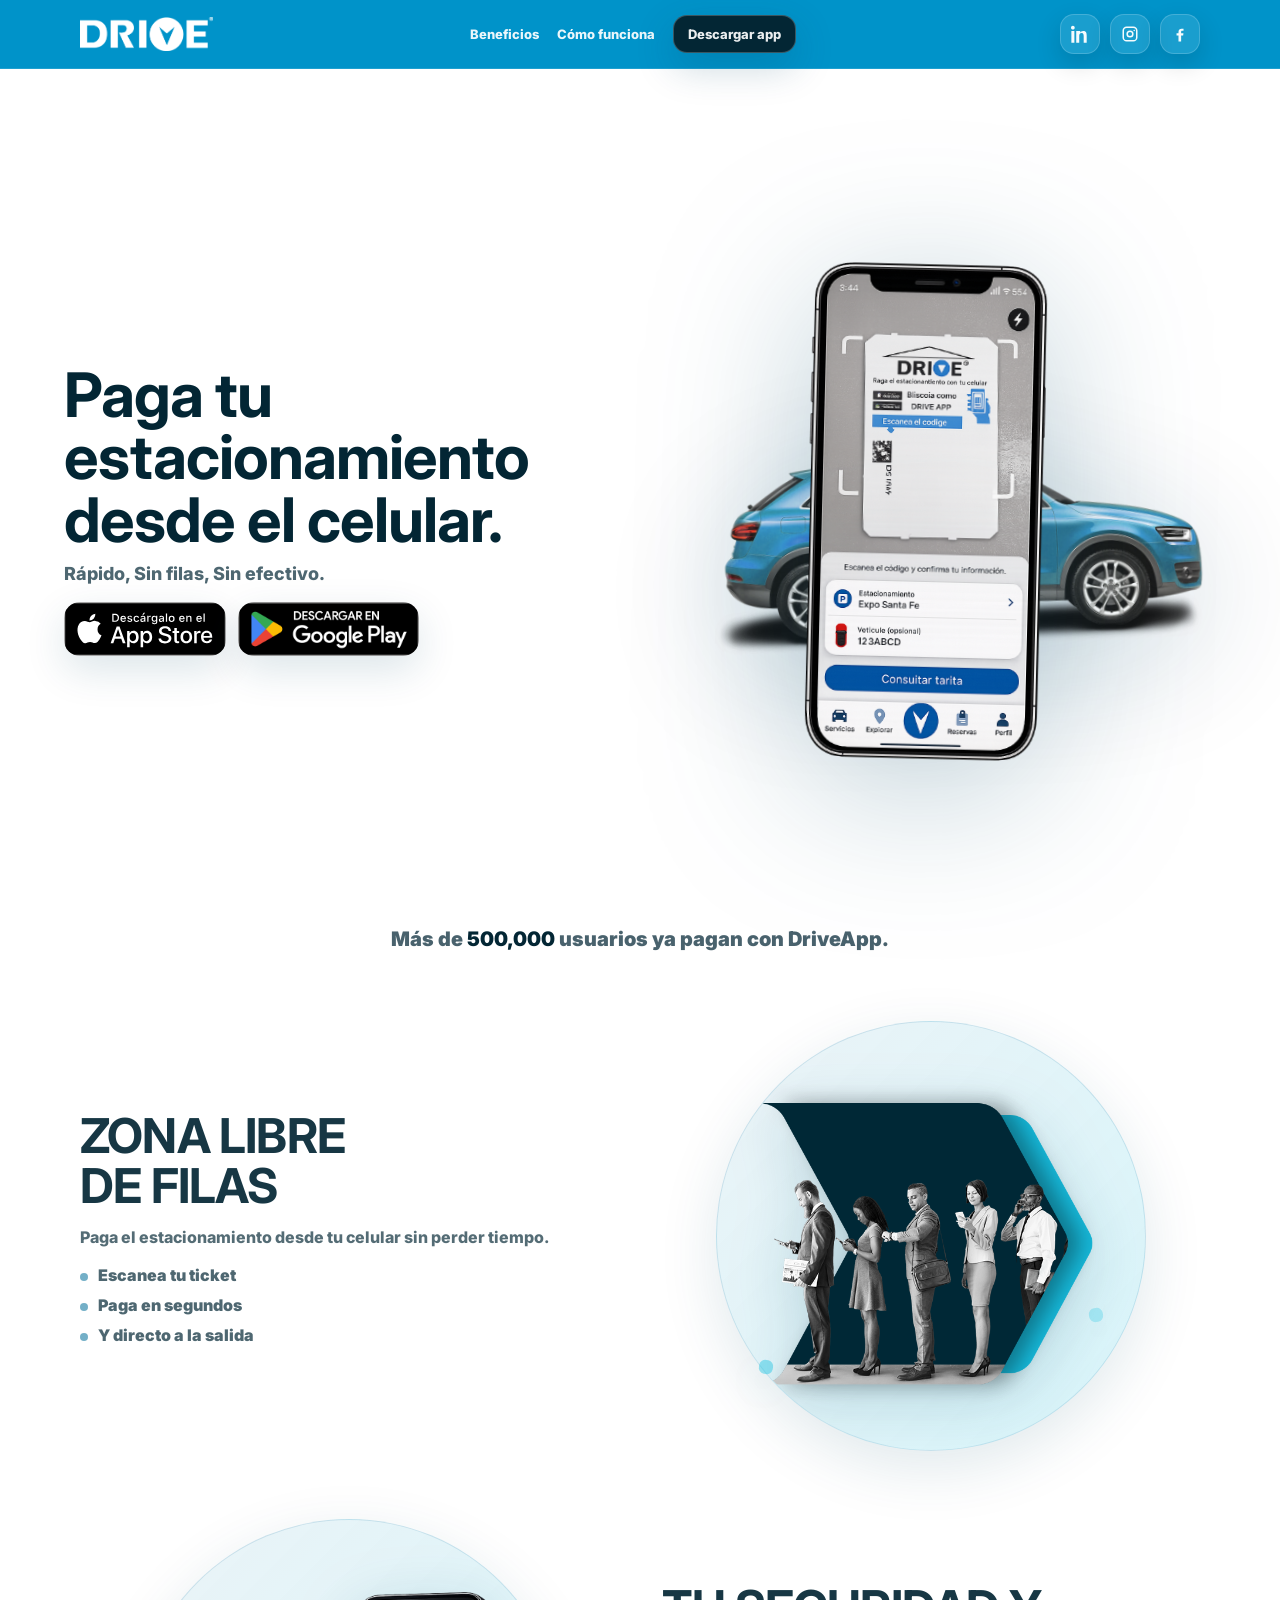
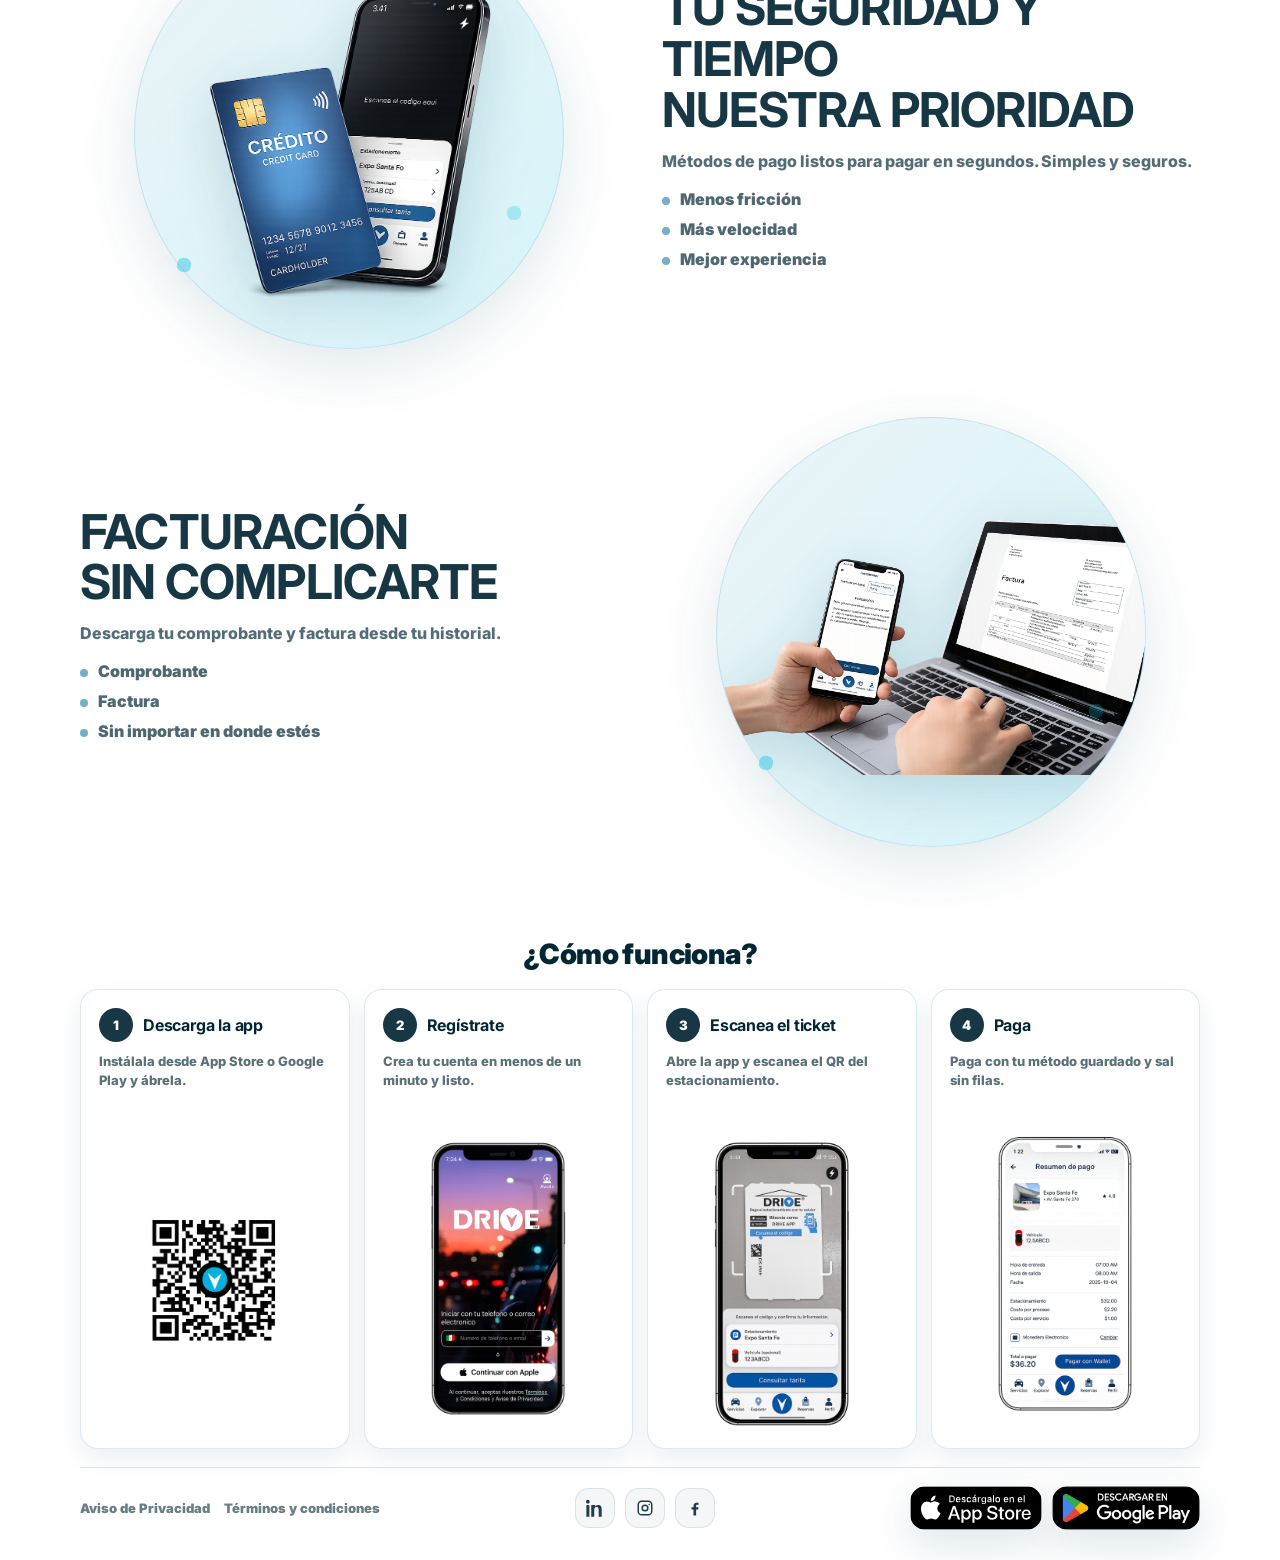
<file: index.html>
<!doctype html>
<html lang="es">
<head>
  <meta charset="utf-8" />
  <meta name="viewport" content="width=device-width,initial-scale=1" />
  <title>Drive App MX</title>
  <link rel="icon" href="assets/images/cropped-Logo-150x150.png" type="image/png">
  <link rel="apple-touch-icon" href="assets/images/cropped-Logo-150x150.png">

  <link rel="preconnect" href="https://fonts.googleapis.com">
  <link rel="preconnect" href="https://fonts.gstatic.com" crossorigin>
  <link href="https://fonts.googleapis.com/css2?family=Inter:wght@400;600;700;800&display=swap" rel="stylesheet">

  <link rel="stylesheet" href="styles/styles.css" />
</head>

<body>
  <div class="page-reveal" aria-hidden="true"></div>

  <header class="nav-wrap">
    <nav class="nav container">
      <a class="logo" href="#top" aria-label="DriveApp">
        <img src="assets/images/Drive_Blanco.png" alt="DriveApp" class="logo-img" />
      </a>

      <div class="nav-links">
        <a href="#beneficios">Beneficios</a>
        <a href="#como">Cómo funciona</a>
        <a class="btn btn-primary" href="#top">Descargar app</a>
      </div>

      <!-- SOCIAL (desktop) -->
      <div class="nav-social" aria-label="Redes sociales">
        <a class="social-link" href="https://www.linkedin.com/company/driveappmx" target="_blank" rel="noopener noreferrer" aria-label="LinkedIn DriveApp MX">
          <svg viewBox="0 0 24 24" aria-hidden="true"><path d="M4.98 3.5C4.98 4.88 3.87 6 2.5 6S0 4.88 0 3.5 1.12 1 2.5 1 4.98 2.12 4.98 3.5ZM.5 23.5h4V7.98h-4V23.5ZM8.5 7.98h3.83v2.12h.05c.53-1 1.83-2.06 3.77-2.06 4.03 0 4.77 2.65 4.77 6.1v9.36h-4v-8.3c0-1.98-.04-4.53-2.76-4.53-2.76 0-3.18 2.16-3.18 4.39v8.44h-4V7.98Z"/></svg>
        </a>

        <a class="social-link" href="https://www.instagram.com/driveapp.mx/" target="_blank" rel="noopener noreferrer" aria-label="Instagram DriveApp MX">
          <svg viewBox="0 0 24 24" aria-hidden="true"><path d="M7.5 2h9A5.5 5.5 0 0 1 22 7.5v9A5.5 5.5 0 0 1 16.5 22h-9A5.5 5.5 0 0 1 2 16.5v-9A5.5 5.5 0 0 1 7.5 2Zm9 2h-9A3.5 3.5 0 0 0 4 7.5v9A3.5 3.5 0 0 0 7.5 20h9A3.5 3.5 0 0 0 20 16.5v-9A3.5 3.5 0 0 0 16.5 4Zm-4.5 3.2A4.8 4.8 0 1 1 7.2 12 4.8 4.8 0 0 1 12 7.2Zm0 2A2.8 2.8 0 1 0 14.8 12 2.8 2.8 0 0 0 12 9.2ZM17.6 6.4a1 1 0 1 1-1 1 1 1 0 0 1 1-1Z"/></svg>
        </a>

        <a class="social-link" href="https://www.facebook.com/DriveAppMx" target="_blank" rel="noopener noreferrer" aria-label="Facebook DriveApp MX">
          <svg viewBox="0 0 24 24" aria-hidden="true"><path d="M13.5 22v-8h2.7l.4-3H13.5V9.1c0-.87.24-1.46 1.5-1.46h1.7V5.02c-.3-.04-1.32-.12-2.5-.12-2.48 0-4.2 1.52-4.2 4.32V11H7.4v3H10v8h3.5Z"/></svg>
        </a>
      </div>

      <button
        class="nav-toggle nav-toggle--pill"
        type="button"
        aria-label="Abrir menú"
        aria-controls="mobileMenu"
        aria-expanded="false"
      >
        <span></span><span></span><span></span>
      </button>
    </nav>

    <div class="mobile-menu" id="mobileMenu" aria-hidden="true">
      <div class="mobile-menu__backdrop" data-close="true"></div>

      <div class="mobile-menu__panel" role="dialog" aria-modal="true" aria-label="Menú">
        <div class="mobile-menu__top">
          <span class="mobile-menu__title">Menú</span>
          <button class="mobile-menu__close" type="button" aria-label="Cerrar menú" data-close="true">✕</button>
        </div>

        <div class="mobile-menu__links">
          <a href="#beneficios" data-close="true">Beneficios</a>
          <a href="#como" data-close="true">Cómo funciona</a>
          <a href="#estacionamientos" data-close="true">Registrar mi estacionamiento</a>
          <a class="btn btn-primary btn-menu" href="#top" data-close="true">Descargar app</a>

          <!-- SOCIAL (mobile) -->
          <div class="mobile-social" aria-label="Redes sociales">
            <a class="social-pill" href="https://www.linkedin.com/company/driveappmx" target="_blank" rel="noopener noreferrer" aria-label="LinkedIn DriveApp MX">
              <span class="social-ico" aria-hidden="true">
                <svg viewBox="0 0 24 24"><path d="M4.98 3.5C4.98 4.88 3.87 6 2.5 6S0 4.88 0 3.5 1.12 1 2.5 1 4.98 2.12 4.98 3.5ZM.5 23.5h4V7.98h-4V23.5ZM8.5 7.98h3.83v2.12h.05c.53-1 1.83-2.06 3.77-2.06 4.03 0 4.77 2.65 4.77 6.1v9.36h-4v-8.3c0-1.98-.04-4.53-2.76-4.53-2.76 0-3.18 2.16-3.18 4.39v8.44h-4V7.98Z"/></svg>
              </span>
              LinkedIn
            </a>

            <a class="social-pill" href="https://www.instagram.com/driveapp.mx/" target="_blank" rel="noopener noreferrer" aria-label="Instagram DriveApp MX">
              <span class="social-ico" aria-hidden="true">
                <svg viewBox="0 0 24 24"><path d="M7.5 2h9A5.5 5.5 0 0 1 22 7.5v9A5.5 5.5 0 0 1 16.5 22h-9A5.5 5.5 0 0 1 2 16.5v-9A5.5 5.5 0 0 1 7.5 2Zm9 2h-9A3.5 3.5 0 0 0 4 7.5v9A3.5 3.5 0 0 0 7.5 20h9A3.5 3.5 0 0 0 20 16.5v-9A3.5 3.5 0 0 0 16.5 4Zm-4.5 3.2A4.8 4.8 0 1 1 7.2 12 4.8 4.8 0 0 1 12 7.2Zm0 2A2.8 2.8 0 1 0 14.8 12 2.8 2.8 0 0 0 12 9.2ZM17.6 6.4a1 1 0 1 1-1 1 1 1 0 0 1 1-1Z"/></svg>
              </span>
              Instagram
            </a>

            <a class="social-pill" href="https://www.facebook.com/DriveAppMx" target="_blank" rel="noopener noreferrer" aria-label="Facebook DriveApp MX">
              <span class="social-ico" aria-hidden="true">
                <svg viewBox="0 0 24 24"><path d="M13.5 22v-8h2.7l.4-3H13.5V9.1c0-.87.24-1.46 1.5-1.46h1.7V5.02c-.3-.04-1.32-.12-2.5-.12-2.48 0-4.2 1.52-4.2 4.32V11H7.4v3H10v8h3.5Z"/></svg>
              </span>
              Facebook
            </a>
          </div>
        </div>
      </div>
    </div>
  </header>

  <main id="top">
    <section class="hero hero-xl container">
      <div class="hero-left">
        <h1>Paga tu estacionamiento<br/>desde el celular.</h1>
        <p class="sub">Rápido, Sin filas, Sin efectivo.</p>

        <div class="store-row" id="descargar">
          <a
            class="store-badge"
            href="https://apps.apple.com/us/app/drive-mx/id1139084651?l=es-MX"
            target="_blank"
            rel="noopener noreferrer"
            aria-label="Descargar en App Store"
          >
            <img
              src="assets/buttonStore/svgs/appstore-es.svg"
              alt="Descargar en App Store"
              class="store-img store-img-apple"
              loading="lazy"
            />
          </a>

          <a
            class="store-badge"
            href="https://play.google.com/store/apps/details?id=mx.drivepp.drive"
            target="_blank"
            rel="noopener noreferrer"
            aria-label="Descargar en Google Play"
          >
            <img
              src="assets/buttonStore/images/googleplay-es.png"
              alt="Disponible en Google Play"
              class="store-img store-img-google"
              loading="lazy"
            />
          </a>
        </div>
      </div>

      <div class="hero-right">
        <div class="mock hero-scene">
          <img class="hero-car" src="assets/images/hero_car.png" alt="" aria-hidden="true" />
          <img class="hero-phone" src="assets/images/escanea.png" alt="DriveApp en un teléfono" />
        </div>
      </div>
    </section>

    <!-- TRUST -->
    <section class="trust container">
      <h2>Más de <span class="accent">500,000</span> usuarios ya pagan con DriveApp.</h2>
    </section>

    <!-- BENEFICIOS -->
    <section id="beneficios" class="splits container" aria-label="Beneficios DriveApp">
      <!-- 1 -->
      <section class="split">
        <div class="split__copy">
          <h2 class="split__title">ZONA LIBRE<br/>DE FILAS</h2>
          <p class="split__text">
            Paga el estacionamiento desde tu celular sin perder tiempo.
          </p>

          <ul class="split__list">
            <li>Escanea tu ticket</li>
            <li>Paga en segundos</li>
            <li>Y directo a la salida</li>
          </ul>
        </div>

        <div class="split__media" aria-hidden="true">
          <div class="split__circle">
            <img src="assets/images/Personas(1).png" alt="" loading="lazy" />
          </div>
          <span class="split__spark split__spark--a"></span>
          <span class="split__spark split__spark--b"></span>
        </div>
      </section>

      <!-- 2 -->
      <section class="split split--reverse">
        <div class="split__copy">
          <h2 class="split__title">TU SEGURIDAD Y TIEMPO<br/>NUESTRA PRIORIDAD</h2>
          <p class="split__text">
            Métodos de pago listos para pagar en segundos. Simples y seguros.
          </p>

          <ul class="split__list">
            <li>Menos fricción</li>
            <li>Más velocidad</li>
            <li>Mejor experiencia</li>
          </ul>
        </div>

        <div class="split__media" aria-hidden="true">
          <div class="split__circle">
            <img src="assets/images/image.png" alt="" loading="lazy" />
          </div>
          <span class="split__spark split__spark--a"></span>
          <span class="split__spark split__spark--b"></span>
        </div>
      </section>

      <!-- 3 -->
      <section class="split">
        <div class="split__copy">
          <h2 class="split__title">FACTURACIÓN<br/>SIN COMPLICARTE</h2>
          <p class="split__text">
            Descarga tu comprobante y factura desde tu historial.
          </p>

          <ul class="split__list">
            <li>Comprobante</li>
            <li>Factura</li>
            <li>Sin importar en donde estés</li>
          </ul>
        </div>

        <div class="split__media" aria-hidden="true">
          <div class="split__circle">
            <img src="assets/images/facturacion.png" alt="" loading="lazy" />
          </div>
          <span class="split__spark split__spark--a"></span>
          <span class="split__spark split__spark--b"></span>
        </div>
      </section>
    </section>

    <!-- CÓMO FUNCIONA -->
    <section id="como" class="how container">
      <h2 class="title">¿Cómo funciona?</h2>

      <div class="steps">
        <!-- 1 -->
        <article class="step">
          <div class="step__top">
            <div class="num">1</div>
            <h3>Descarga la app</h3>
          </div>
          <p>Instálala desde App Store o Google Play y ábrela.</p>

          <div class="step__media" aria-hidden="true">
            <div class="step-mediaBox">
              <img src="assets/images/qr.png" alt="QR para descargar DriveApp" loading="lazy" />
            </div>
          </div>
        </article>

        <!-- 2 -->
        <article class="step">
          <div class="step__top">
            <div class="num">2</div>
            <h3>Regístrate</h3>
          </div>
          <p>Crea tu cuenta en menos de un minuto y listo.</p>

          <div class="step__media" aria-hidden="true">
            <div class="step-mediaBox">
              <img src="assets/images/registro.png" alt="Pantalla de registro" loading="lazy" />
            </div>
          </div>
        </article>

        <!-- 3 -->
        <article class="step">
          <div class="step__top">
            <div class="num">3</div>
            <h3>Escanea el ticket</h3>
          </div>
          <p>Abre la app y escanea el QR del estacionamiento.</p>

          <div class="step__media" aria-hidden="true">
            <div class="step-mediaBox">
              <img src="assets/images/escanea.png" alt="Pantalla de escaneo" loading="lazy" />
            </div>
          </div>
        </article>

        <!-- 4 -->
        <article class="step">
          <div class="step__top">
            <div class="num">4</div>
            <h3>Paga</h3>
          </div>
          <p>Paga con tu método guardado y sal sin filas.</p>

          <div class="step__media" aria-hidden="true">
            <div class="step-mediaBox">
              <img src="assets/images/pago.png" alt="Pantalla de pago" loading="lazy" />
            </div>
          </div>
        </article>
      </div>
    </section>
  </main>

  <footer class="footer container">
    <div class="foot-links">
      <a href="privacy-notice.html">Aviso de Privacidad</a>
      <a href="terms.html">Términos y condiciones</a>
    </div>

    <!-- FOOT SOCIAL -->
    <div class="foot-social" aria-label="Redes sociales">
      <a class="social-link social-link--foot" href="https://www.linkedin.com/company/driveappmx" target="_blank" rel="noopener noreferrer" aria-label="LinkedIn DriveApp MX">
        <svg viewBox="0 0 24 24" aria-hidden="true"><path d="M4.98 3.5C4.98 4.88 3.87 6 2.5 6S0 4.88 0 3.5 1.12 1 2.5 1 4.98 2.12 4.98 3.5ZM.5 23.5h4V7.98h-4V23.5ZM8.5 7.98h3.83v2.12h.05c.53-1 1.83-2.06 3.77-2.06 4.03 0 4.77 2.65 4.77 6.1v9.36h-4v-8.3c0-1.98-.04-4.53-2.76-4.53-2.76 0-3.18 2.16-3.18 4.39v8.44h-4V7.98Z"/></svg>
      </a>
      <a class="social-link social-link--foot" href="https://www.instagram.com/driveapp.mx/" target="_blank" rel="noopener noreferrer" aria-label="Instagram DriveApp MX">
        <svg viewBox="0 0 24 24" aria-hidden="true"><path d="M7.5 2h9A5.5 5.5 0 0 1 22 7.5v9A5.5 5.5 0 0 1 16.5 22h-9A5.5 5.5 0 0 1 2 16.5v-9A5.5 5.5 0 0 1 7.5 2Zm9 2h-9A3.5 3.5 0 0 0 4 7.5v9A3.5 3.5 0 0 0 7.5 20h9A3.5 3.5 0 0 0 20 16.5v-9A3.5 3.5 0 0 0 16.5 4Zm-4.5 3.2A4.8 4.8 0 1 1 7.2 12 4.8 4.8 0 0 1 12 7.2Zm0 2A2.8 2.8 0 1 0 14.8 12 2.8 2.8 0 0 0 12 9.2ZM17.6 6.4a1 1 0 1 1-1 1 1 1 0 0 1 1-1Z"/></svg>
      </a>
      <a class="social-link social-link--foot" href="https://www.facebook.com/DriveAppMx" target="_blank" rel="noopener noreferrer" aria-label="Facebook DriveApp MX">
        <svg viewBox="0 0 24 24" aria-hidden="true"><path d="M13.5 22v-8h2.7l.4-3H13.5V9.1c0-.87.24-1.46 1.5-1.46h1.7V5.02c-.3-.04-1.32-.12-2.5-.12-2.48 0-4.2 1.52-4.2 4.32V11H7.4v3H10v8h3.5Z"/></svg>
      </a>
    </div>

    <div class="foot-stores">
      <a class="store-badge store-badge--sm" href="https://apps.apple.com/us/app/drive-mx/id1139084651?l=es-MX" target="_blank" rel="noopener noreferrer" aria-label="App Store">
        <img src="assets/buttonStore/svgs/appstore-es.svg" alt="App Store" class="store-img store-img-apple" loading="lazy" />
      </a>

      <a class="store-badge store-badge--sm" href="https://play.google.com/store/apps/details?id=mx.drivepp.drive" target="_blank" rel="noopener noreferrer" aria-label="Google Play">
        <img src="assets/buttonStore/images/googleplay-es.png" alt="Google Play" class="store-img store-img-google" loading="lazy" />
      </a>
    </div>
  </footer>

  <script>
    window.addEventListener('DOMContentLoaded', () => {
      setTimeout(() => document.body.classList.add('is-ready'), 250);

      const toggle = document.querySelector('.nav-toggle');
      const menu = document.querySelector('.mobile-menu');
      if (!toggle || !menu) return;

      const openMenu = () => {
        document.body.classList.add('menu-open');
        toggle.setAttribute('aria-expanded', 'true');
        menu.setAttribute('aria-hidden', 'false');
      };

      const closeMenu = () => {
        document.body.classList.remove('menu-open');
        toggle.setAttribute('aria-expanded', 'false');
        menu.setAttribute('aria-hidden', 'true');
      };

      toggle.addEventListener('click', () => {
        document.body.classList.contains('menu-open') ? closeMenu() : openMenu();
      });

      menu.addEventListener('click', (e) => {
        if (e.target && e.target.dataset && e.target.dataset.close === 'true') closeMenu();
      });

      window.addEventListener('keydown', (e) => {
        if (e.key === 'Escape') closeMenu();
      });

      window.addEventListener('resize', () => {
        if (window.innerWidth > 940) closeMenu();
      });
    });
  </script>
</body>
</html>
</file>
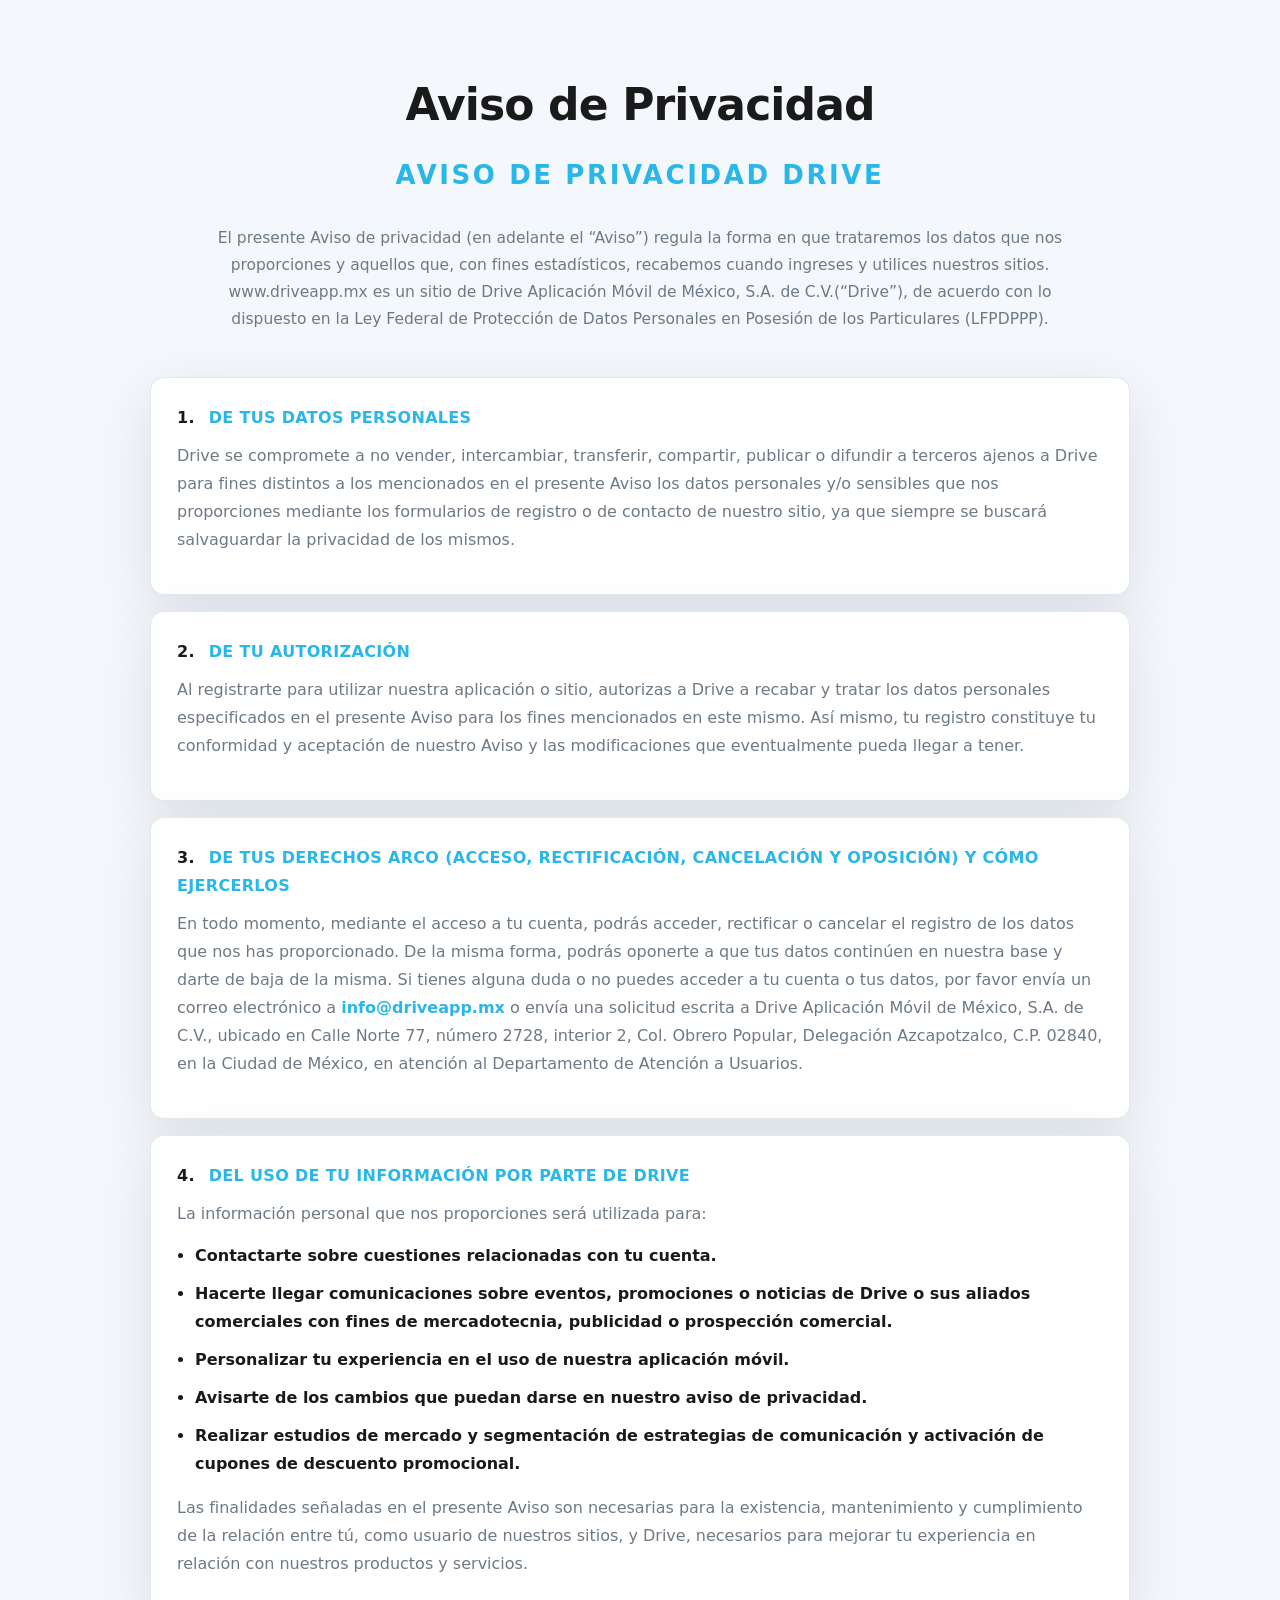
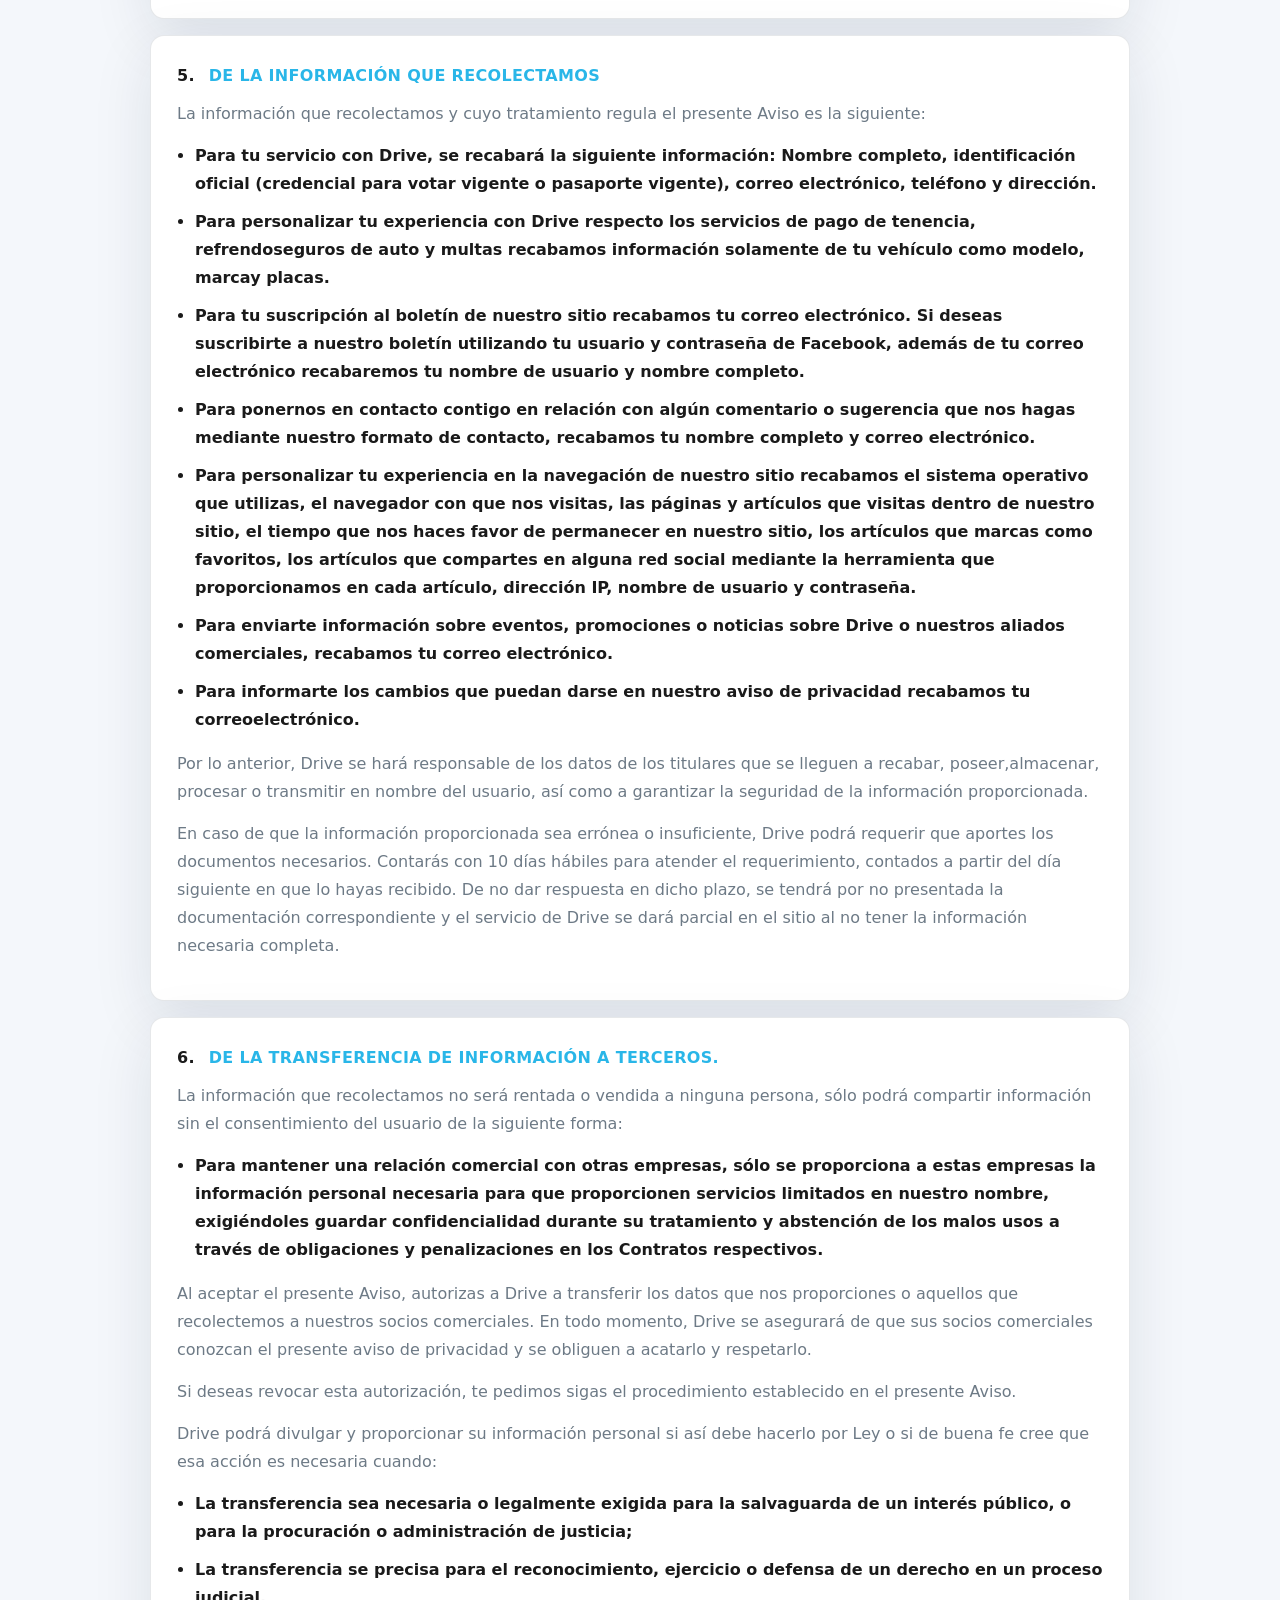
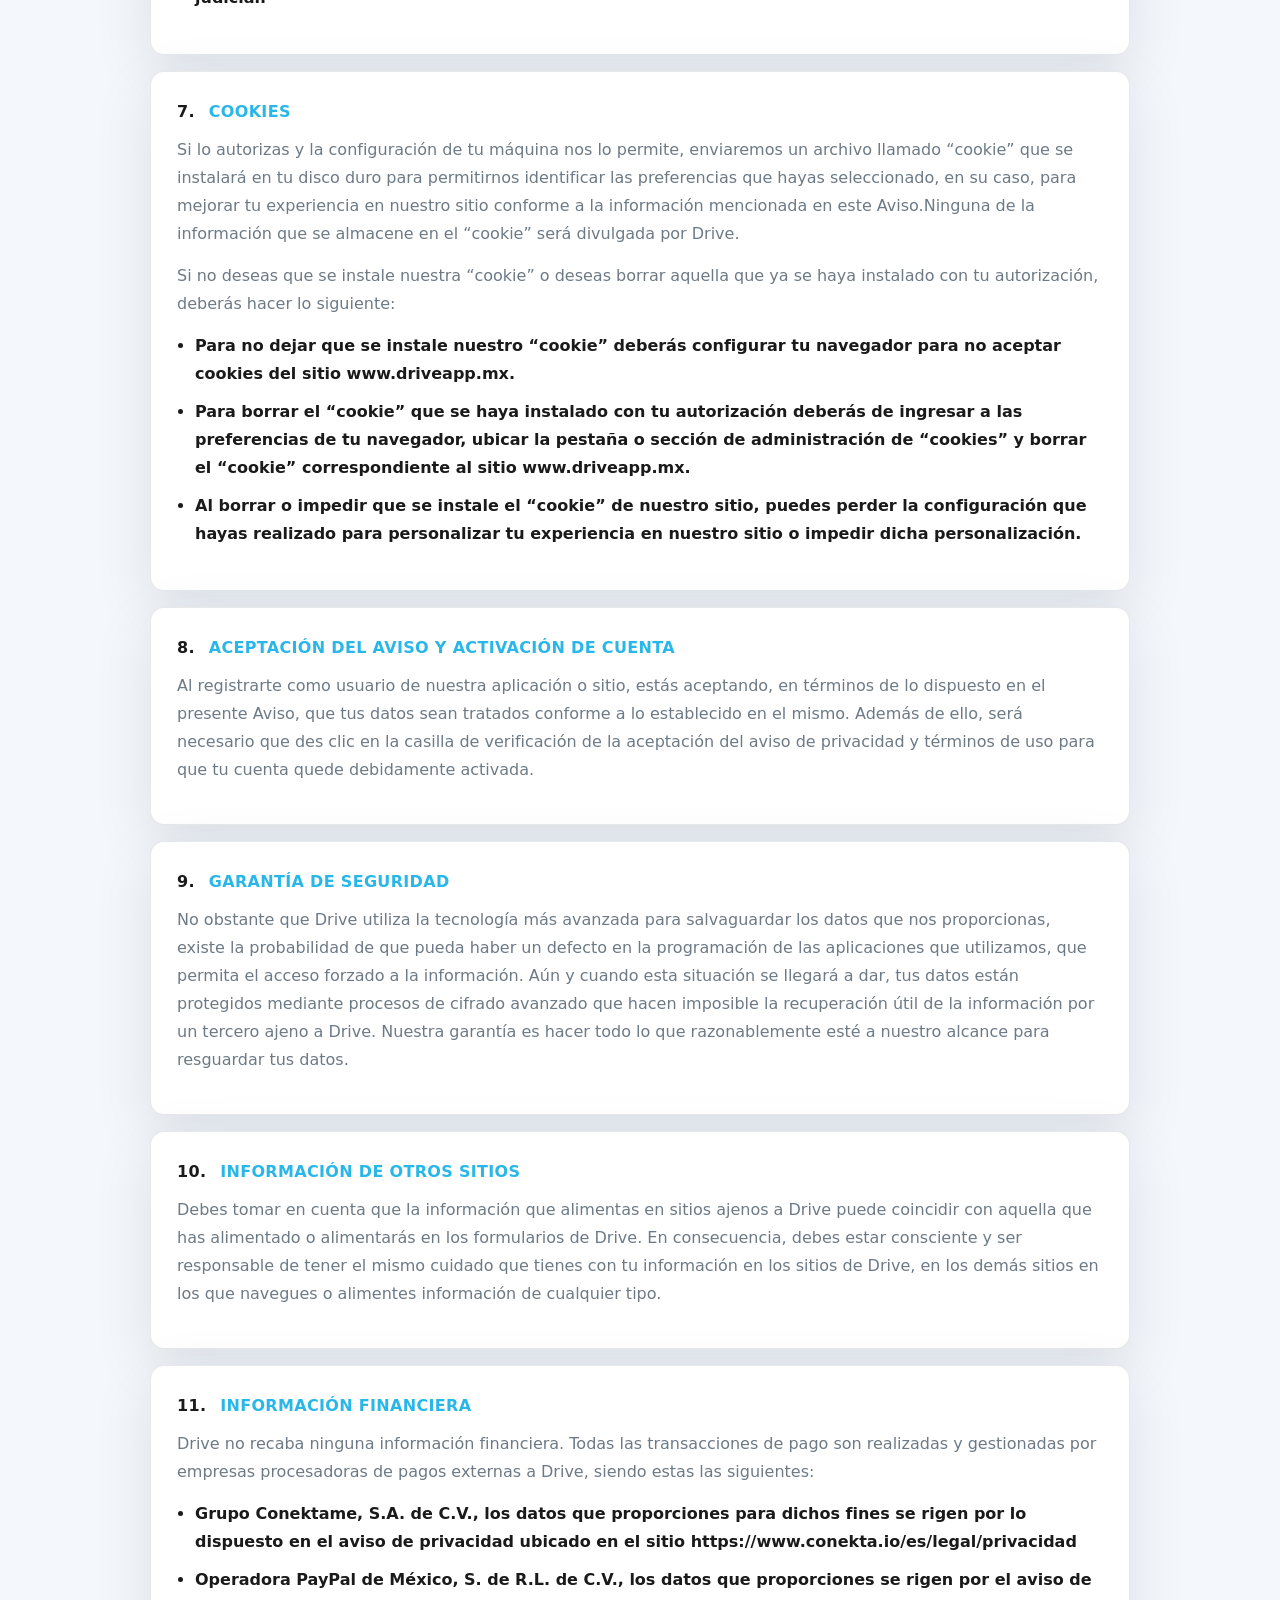
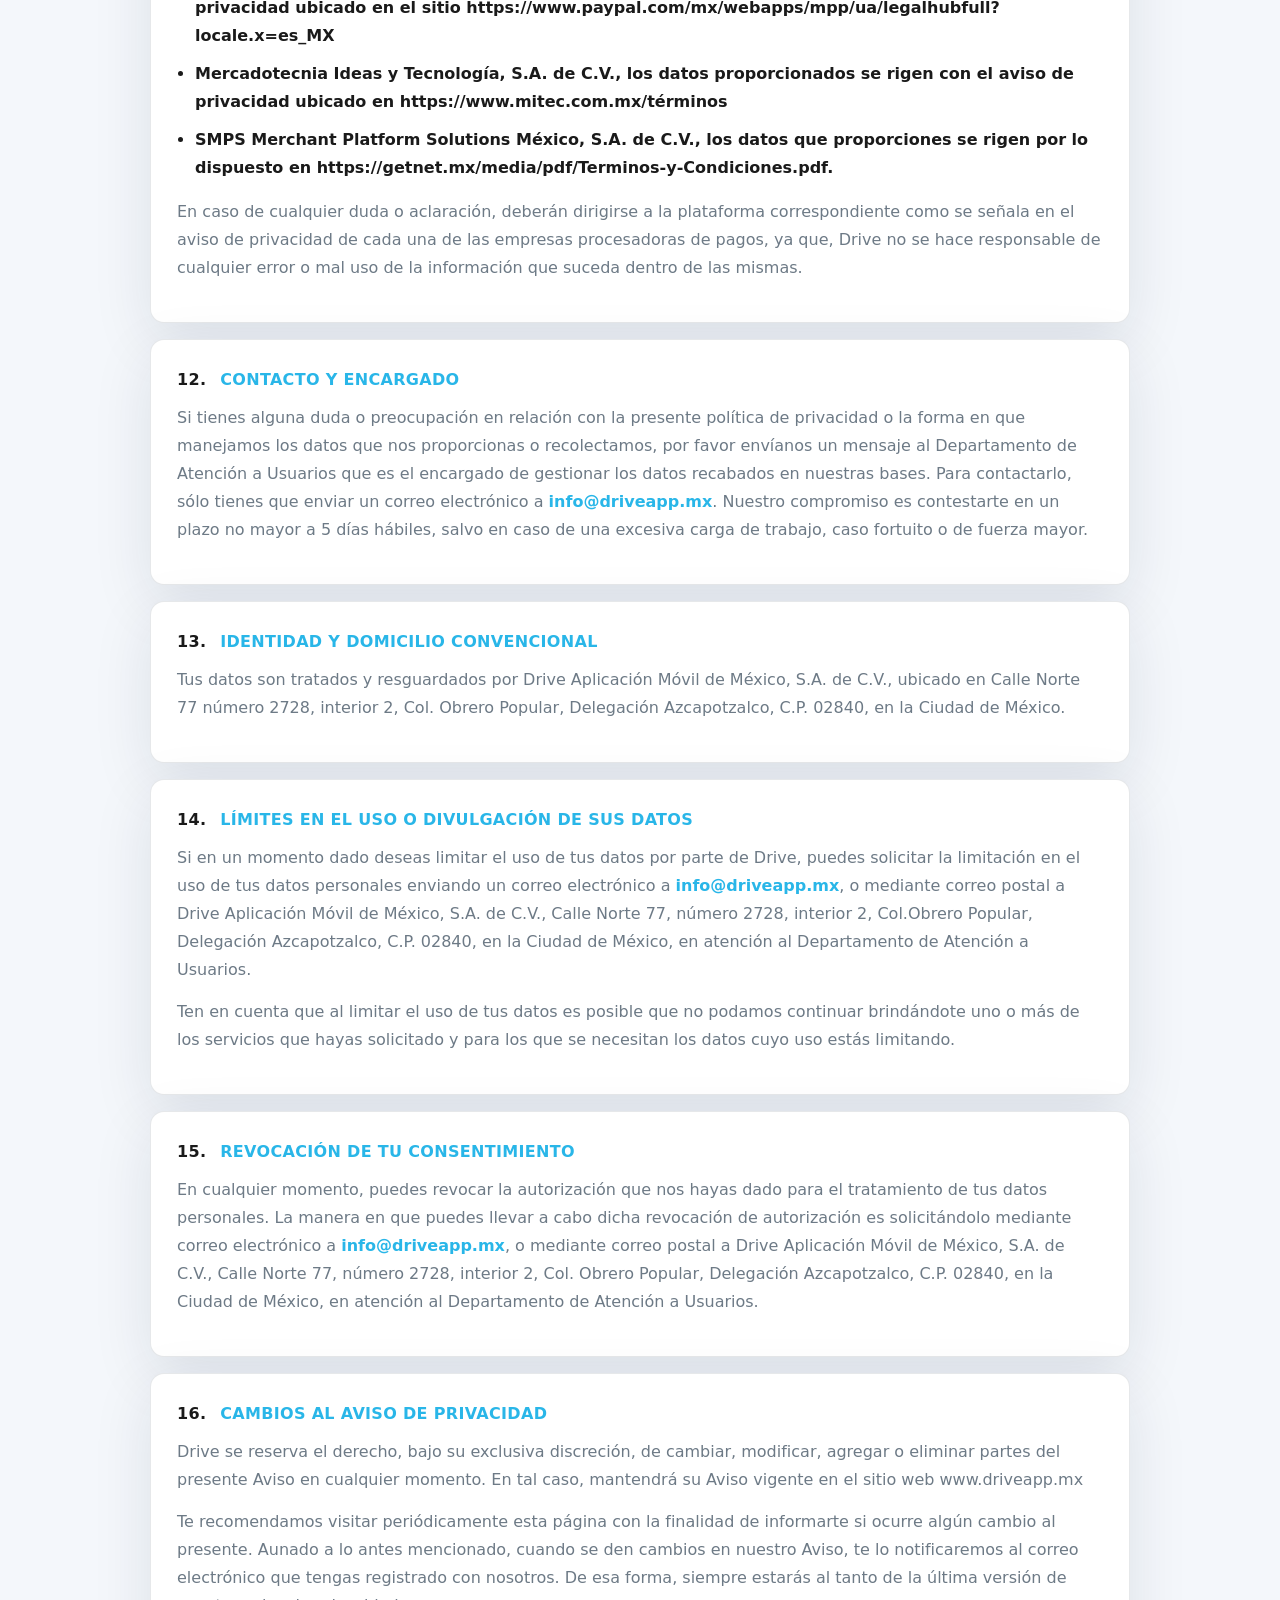
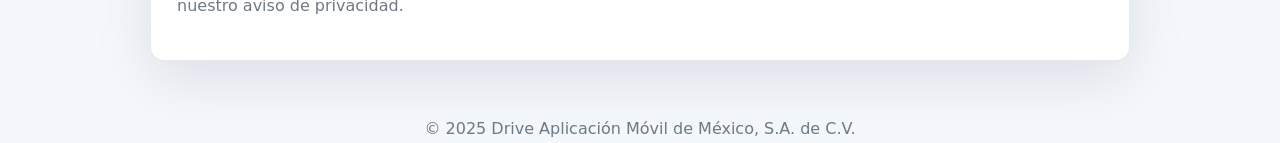
<file: privacy-notice.html>
<!doctype html>
<html lang="es">
<head>
  <meta charset="utf-8" />
  <meta name="viewport" content="width=device-width,initial-scale=1" />
  <title>Aviso de Privacidad - Drive App MX</title>
  <link rel="icon" href="assets/images/cropped-Logo-150x150.png" type="image/png">
  <link rel="apple-touch-icon" href="assets/images/cropped-Logo-150x150.png">
  <link rel="stylesheet" href="styles/privacy-notice.css" />
</head>

<body>
  <main class="wrap">
    <header class="hero">
      <h1>Aviso de Privacidad</h1>
      <h2>AVISO DE PRIVACIDAD DRIVE</h2>

      <p>
        El presente Aviso de privacidad (en adelante el “Aviso”) regula la forma en que trataremos los datos que nos proporciones y aquellos que, con fines estadísticos, recabemos cuando ingreses y utilices nuestros sitios.
        <span class="nowrap">www.driveapp.mx</span> es un sitio de Drive Aplicación Móvil de México, S.A. de C.V.(“Drive”), de acuerdo con lo dispuesto en la Ley Federal de Protección de Datos Personales en Posesión de los Particulares (LFPDPPP).
      </p>
    </header>

    <section class="card" id="datos-personales">
      <h3><span class="n">1.</span> DE TUS DATOS PERSONALES</h3>
      <p>
        Drive se compromete a no vender, intercambiar, transferir, compartir, publicar o difundir a terceros ajenos a Drive para fines distintos a los mencionados en el presente Aviso los datos personales y/o sensibles que nos proporciones mediante los formularios de registro o de contacto de nuestro sitio, ya que siempre se buscará salvaguardar la privacidad de los mismos.
      </p>
    </section>

    <section class="card" id="autorizacion">
      <h3><span class="n">2.</span> DE TU AUTORIZACIÓN</h3>
      <p>
        Al registrarte para utilizar nuestra aplicación o sitio, autorizas a Drive a recabar y tratar los datos personales especificados en el presente Aviso para los fines mencionados en este mismo. Así mismo, tu registro constituye tu conformidad y aceptación de nuestro Aviso y las modificaciones que eventualmente pueda llegar a tener.
      </p>
    </section>

    <section class="card" id="arco">
      <h3><span class="n">3.</span> DE TUS DERECHOS ARCO (ACCESO, RECTIFICACIÓN, CANCELACIÓN Y OPOSICIÓN) Y CÓMO EJERCERLOS</h3>
      <p>
        En todo momento, mediante el acceso a tu cuenta, podrás acceder, rectificar o cancelar el registro de los datos que nos has proporcionado. De la misma forma, podrás oponerte a que tus datos continúen en nuestra base y darte de baja de la misma.
        Si tienes alguna duda o no puedes acceder a tu cuenta o tus datos, por favor envía un correo electrónico a
        <a href="mailto:info@driveapp.mx">info@driveapp.mx</a>
        o envía una solicitud escrita a Drive Aplicación Móvil de México, S.A. de C.V., ubicado en Calle Norte 77, número 2728, interior 2, Col. Obrero Popular, Delegación Azcapotzalco, C.P. 02840, en la Ciudad de México, en atención al Departamento de Atención a Usuarios.
      </p>
    </section>

    <section class="card" id="uso-informacion">
      <h3><span class="n">4.</span> DEL USO DE TU INFORMACIÓN POR PARTE DE DRIVE</h3>
      <p>La información personal que nos proporciones será utilizada para:</p>
      <ul>
        <li>Contactarte sobre cuestiones relacionadas con tu cuenta.</li>
        <li>Hacerte llegar comunicaciones sobre eventos, promociones o noticias de Drive o sus aliados comerciales con fines de mercadotecnia, publicidad o prospección comercial.</li>
        <li>Personalizar tu experiencia en el uso de nuestra aplicación móvil.</li>
        <li>Avisarte de los cambios que puedan darse en nuestro aviso de privacidad.</li>
        <li>Realizar estudios de mercado y segmentación de estrategias de comunicación y activación de cupones de descuento promocional.</li>
      </ul>
      <p class="note">
        Las finalidades señaladas en el presente Aviso son necesarias para la existencia, mantenimiento y cumplimiento de la relación entre tú, como usuario de nuestros sitios, y Drive, necesarios para mejorar tu experiencia en relación con nuestros productos y servicios.
      </p>
    </section>

    <section class="card" id="info-recolectada">
      <h3><span class="n">5.</span> DE LA INFORMACIÓN QUE RECOLECTAMOS</h3>
      <p>La información que recolectamos y cuyo tratamiento regula el presente Aviso es la siguiente:</p>
      <ul>
        <li>Para tu servicio con Drive, se recabará la siguiente información: Nombre completo, identificación oficial (credencial para votar vigente o pasaporte vigente), correo electrónico, teléfono y dirección.</li>
        <li>Para personalizar tu experiencia con Drive respecto los servicios de pago de tenencia, refrendoseguros de auto y multas recabamos información solamente de tu vehículo como modelo, marcay placas.</li>
        <li>Para tu suscripción al boletín de nuestro sitio recabamos tu correo electrónico. Si deseas suscribirte a nuestro boletín utilizando tu usuario y contraseña de Facebook, además de tu correo electrónico recabaremos tu nombre de usuario y nombre completo.</li>
        <li>Para ponernos en contacto contigo en relación con algún comentario o sugerencia que nos hagas mediante nuestro formato de contacto, recabamos tu nombre completo y correo electrónico.</li>
        <li>Para personalizar tu experiencia en la navegación de nuestro sitio recabamos el sistema operativo que utilizas, el navegador con que nos visitas, las páginas y artículos que visitas dentro de nuestro sitio, el tiempo que nos haces favor de permanecer en nuestro sitio, los artículos que marcas como favoritos, los artículos que compartes en alguna red social mediante la herramienta que proporcionamos en cada artículo, dirección IP, nombre de usuario y contraseña.</li>
        <li>Para enviarte información sobre eventos, promociones o noticias sobre Drive o nuestros aliados comerciales, recabamos tu correo electrónico.</li>
        <li>Para informarte los cambios que puedan darse en nuestro aviso de privacidad recabamos tu correoelectrónico.</li>
      </ul>
      <p class="note">
        Por lo anterior, Drive se hará responsable de los datos de los titulares que se lleguen a recabar, poseer,almacenar, procesar o transmitir en nombre del usuario, así como a garantizar la seguridad de la información proporcionada.
      </p>
      <p class="note">
        En caso de que la información proporcionada sea errónea o insuficiente, Drive podrá requerir que aportes los documentos necesarios. Contarás con 10 días hábiles para atender el requerimiento, contados a partir del día siguiente en que lo hayas recibido. De no dar respuesta en dicho plazo, se tendrá por no presentada la documentación correspondiente y el servicio de Drive se dará parcial en el sitio al no tener la información necesaria completa.
      </p>
    </section>

    <section class="card" id="transferencias">
      <h3><span class="n">6.</span> DE LA TRANSFERENCIA DE INFORMACIÓN A TERCEROS.</h3>
      <p>
        La información que recolectamos no será rentada o vendida a ninguna persona, sólo podrá compartir información sin el consentimiento del usuario de la siguiente forma:
      </p>
      <ul>
        <li>
          Para mantener una relación comercial con otras empresas, sólo se proporciona a estas empresas la información personal necesaria para que proporcionen servicios limitados en nuestro nombre, exigiéndoles guardar confidencialidad durante su tratamiento y abstención de los malos usos a través de obligaciones y penalizaciones en los Contratos respectivos.
        </li>
      </ul>
      <p class="note">
        Al aceptar el presente Aviso, autorizas a Drive a transferir los datos que nos proporciones o aquellos que recolectemos a nuestros socios comerciales. En todo momento, Drive se asegurará de que sus socios comerciales conozcan el presente aviso de privacidad y se obliguen a acatarlo y respetarlo.
      </p>
      <p class="note">
        Si deseas revocar esta autorización, te pedimos sigas el procedimiento establecido en el presente Aviso.
      </p>
      <p class="note">
        Drive podrá divulgar y proporcionar su información personal si así debe hacerlo por Ley o si de buena fe cree que esa acción es necesaria cuando:
      </p>
      <ul>
        <li>La transferencia sea necesaria o legalmente exigida para la salvaguarda de un interés público, o para la procuración o administración de justicia;</li>
        <li>La transferencia se precisa para el reconocimiento, ejercicio o defensa de un derecho en un proceso judicial.</li>
      </ul>
    </section>

    <section class="card" id="cookies">
      <h3><span class="n">7.</span> COOKIES</h3>
      <p>
        Si lo autorizas y la configuración de tu máquina nos lo permite, enviaremos un archivo llamado “cookie” que se instalará en tu disco duro para permitirnos identificar las preferencias que hayas seleccionado, en su caso, para mejorar tu experiencia en nuestro sitio conforme a la información mencionada en este Aviso.Ninguna de la información que se almacene en el “cookie” será divulgada por Drive.
      </p>
      <p>Si no deseas que se instale nuestra “cookie” o deseas borrar aquella que ya se haya instalado con tu autorización, deberás hacer lo siguiente:</p>
      <ul>
        <li>Para no dejar que se instale nuestro “cookie” deberás configurar tu navegador para no aceptar cookies del sitio <span class="nowrap">www.driveapp.mx</span>.</li>
        <li>Para borrar el “cookie” que se haya instalado con tu autorización deberás de ingresar a las preferencias de tu navegador, ubicar la pestaña o sección de administración de “cookies” y borrar el “cookie” correspondiente al sitio <span class="nowrap">www.driveapp.mx</span>.</li>
        <li>Al borrar o impedir que se instale el “cookie” de nuestro sitio, puedes perder la configuración que hayas realizado para personalizar tu experiencia en nuestro sitio o impedir dicha personalización.</li>
      </ul>
    </section>

    <section class="card" id="aceptacion">
      <h3><span class="n">8.</span> ACEPTACIÓN DEL AVISO Y ACTIVACIÓN DE CUENTA</h3>
      <p>
        Al registrarte como usuario de nuestra aplicación o sitio, estás aceptando, en términos de lo dispuesto en el presente Aviso, que tus datos sean tratados conforme a lo establecido en el mismo. Además de ello, será necesario que des clic en la casilla de verificación de la aceptación del aviso de privacidad y términos de uso para que tu cuenta quede debidamente activada.
      </p>
    </section>

    <section class="card" id="seguridad">
      <h3><span class="n">9.</span> GARANTÍA DE SEGURIDAD</h3>
      <p>
        No obstante que Drive utiliza la tecnología más avanzada para salvaguardar los datos que nos proporcionas, existe la probabilidad de que pueda haber un defecto en la programación de las aplicaciones que utilizamos, que permita el acceso forzado a la información. Aún y cuando esta situación se llegará a dar, tus datos están protegidos mediante procesos de cifrado avanzado que hacen imposible la recuperación útil de la información por un tercero ajeno a Drive.
        Nuestra garantía es hacer todo lo que razonablemente esté a nuestro alcance para resguardar tus datos.
      </p>
    </section>

    <section class="card" id="otros-sitios">
      <h3><span class="n">10.</span> INFORMACIÓN DE OTROS SITIOS</h3>
      <p>
        Debes tomar en cuenta que la información que alimentas en sitios ajenos a Drive puede coincidir con aquella que has alimentado o alimentarás en los formularios de Drive. En consecuencia, debes estar consciente y ser responsable de tener el mismo cuidado que tienes con tu información en los sitios de Drive, en los demás sitios en los que navegues o alimentes información de cualquier tipo.
      </p>
    </section>

    <section class="card" id="financiera">
      <h3><span class="n">11.</span> INFORMACIÓN FINANCIERA</h3>
      <p>
        Drive no recaba ninguna información financiera. Todas las transacciones de pago son realizadas y gestionadas por empresas procesadoras de pagos externas a Drive, siendo estas las siguientes:
      </p>
      <ul>
        <li>Grupo Conektame, S.A. de C.V., los datos que proporciones para dichos fines se rigen por lo dispuesto en el aviso de privacidad ubicado en el sitio https://www.conekta.io/es/legal/privacidad</li>
        <li>Operadora PayPal de México, S. de R.L. de C.V., los datos que proporciones se rigen por el aviso de privacidad ubicado en el sitio https://www.paypal.com/mx/webapps/mpp/ua/legalhubfull?locale.x=es_MX</li>
        <li>Mercadotecnia Ideas y Tecnología, S.A. de C.V., los datos proporcionados se rigen con el aviso de privacidad ubicado en https://www.mitec.com.mx/términos</li>
        <li>SMPS Merchant Platform Solutions México, S.A. de C.V., los datos que proporciones se rigen por lo dispuesto en https://getnet.mx/media/pdf/Terminos-y-Condiciones.pdf.</li>
      </ul>
      <p class="note">
        En caso de cualquier duda o aclaración, deberán dirigirse a la plataforma correspondiente como se señala en el aviso de privacidad de cada una de las empresas procesadoras de pagos, ya que, Drive no se hace responsable de cualquier error o mal uso de la información que suceda dentro de las mismas.
      </p>
    </section>

    <section class="card" id="contacto">
      <h3><span class="n">12.</span> CONTACTO Y ENCARGADO</h3>
      <p>
        Si tienes alguna duda o preocupación en relación con la presente política de privacidad o la forma en que manejamos los datos que nos proporcionas o recolectamos, por favor envíanos un mensaje al Departamento de Atención a Usuarios que es el encargado de gestionar los datos recabados en nuestras bases. Para contactarlo, sólo tienes que enviar un correo electrónico a <a href="mailto:info@driveapp.mx">info@driveapp.mx</a>.
        Nuestro compromiso es contestarte en un plazo no mayor a 5 días hábiles, salvo en caso de una excesiva carga de trabajo, caso fortuito o de fuerza mayor.
      </p>
    </section>

    <section class="card" id="identidad">
      <h3><span class="n">13.</span> IDENTIDAD Y DOMICILIO CONVENCIONAL</h3>
      <p>
        Tus datos son tratados y resguardados por Drive Aplicación Móvil de México, S.A. de C.V., ubicado en Calle Norte 77 número 2728, interior 2, Col. Obrero Popular, Delegación Azcapotzalco, C.P. 02840, en la Ciudad de México.
      </p>
    </section>

    <section class="card" id="limites">
      <h3><span class="n">14.</span> LÍMITES EN EL USO O DIVULGACIÓN DE SUS DATOS</h3>
      <p>
        Si en un momento dado deseas limitar el uso de tus datos por parte de Drive, puedes solicitar la limitación en el uso de tus datos personales enviando un correo electrónico a <a href="mailto:info@driveapp.mx">info@driveapp.mx</a>, o mediante correo postal a Drive Aplicación Móvil de México, S.A. de C.V., Calle Norte 77, número 2728, interior 2, Col.Obrero Popular, Delegación Azcapotzalco, C.P. 02840, en la Ciudad de México, en atención al Departamento de Atención a Usuarios.
      </p>
      <p class="note">
        Ten en cuenta que al limitar el uso de tus datos es posible que no podamos continuar brindándote uno o más de los servicios que hayas solicitado y para los que se necesitan los datos cuyo uso estás limitando.
      </p>
    </section>

    <section class="card" id="revocacion">
      <h3><span class="n">15.</span> REVOCACIÓN DE TU CONSENTIMIENTO</h3>
      <p>
        En cualquier momento, puedes revocar la autorización que nos hayas dado para el tratamiento de tus datos personales. La manera en que puedes llevar a cabo dicha revocación de autorización es solicitándolo mediante correo electrónico a <a href="mailto:info@driveapp.mx">info@driveapp.mx</a>, o mediante correo postal a Drive Aplicación Móvil de México, S.A. de C.V., Calle Norte 77, número 2728, interior 2, Col. Obrero Popular, Delegación Azcapotzalco, C.P. 02840, en la Ciudad de México, en atención al Departamento de Atención a Usuarios.
      </p>
    </section>

    <section class="card" id="cambios">
      <h3><span class="n">16.</span> CAMBIOS AL AVISO DE PRIVACIDAD</h3>
      <p>
        Drive se reserva el derecho, bajo su exclusiva discreción, de cambiar, modificar, agregar o eliminar partes del presente Aviso en cualquier momento. En tal caso, mantendrá su Aviso vigente en el sitio web <span class="nowrap">www.driveapp.mx</span>
      </p>
      <p class="note">
        Te recomendamos visitar periódicamente esta página con la finalidad de informarte si ocurre algún cambio al presente. Aunado a lo antes mencionado, cuando se den cambios en nuestro Aviso, te lo notificaremos al correo electrónico que tengas registrado con nosotros. De esa forma, siempre estarás al tanto de la última versión de nuestro aviso de privacidad.
      </p>
    </section>

    <footer class="footer">
      <p>© 2025 Drive Aplicación Móvil de México, S.A. de C.V.</p>

    </footer>
  </main>
</body>
</html>
</file>
<file: styles/styles.css>
/* styles/styles.css */
:root{
  --bg:#ffffff;
  --text:#032634;
  --muted:#5c7784;

  --brandDark:#0093c9;
  --brand:#006e99;
  --brand2:#032634;
  --brand3:#004a65;

  --card:#ffffff;
  --shadow:0 18px 60px rgba(0, 70, 101, .18);
  --r:18px;
  --max:1120px;
}

*{box-sizing:border-box}
html{scroll-behavior:smooth}
body{
  margin:0;
  font-family:Inter,system-ui,-apple-system,Segoe UI,Roboto,Arial,sans-serif;
  background:var(--bg);
  color:var(--text);
}

.container{width:min(var(--max),calc(100% - 32px));margin:0 auto}
.bg-glow{display:none !important;}
.hero-glow{display:none !important;}

/* REVEAL */
.page-reveal{
  position:fixed;
  inset:0;
  background:#fff;
  z-index:9999;
  pointer-events:none;
  opacity:1;
  transform:translateY(0);
  transition:opacity 1.7s cubic-bezier(.22,1,.36,1),
             transform 1.7s cubic-bezier(.22,1,.36,1);
}
body.is-ready .page-reveal{
  opacity:0;
  transform:translateY(-14px);
}

/* NAV */
.nav-wrap{
  position:sticky; top:0; z-index:50;
  background: var(--brandDark);
  border-bottom:1px solid rgba(255,255,255,.12);
  opacity:0;
  transform:translateY(-14px);
}
body.is-ready .nav-wrap{
  animation:navIn 1.6s cubic-bezier(.22,1,.36,1) forwards;
}

.nav{
  display:flex;
  align-items:center;
  justify-content:space-between;
  gap:14px;
  padding:14px 0;
}

.logo{display:flex;align-items:center;text-decoration:none}
.logo-img{height:34px;width:auto;display:block}

.nav-links{
  display:flex;
  gap:18px;
  align-items:center;
}
.nav-links a{
  color:rgba(255,255,255,.92);
  text-decoration:none;
  font-weight:800;
  font-size:13px;
}
.nav-links a:hover{color:#ffffff}

/* BUTTONS */
.btn{
  display:inline-flex; align-items:center; justify-content:center;
  padding:10px 14px; border-radius:14px;
  text-decoration:none; font-weight:900;
  transition:transform .2s ease, filter .2s ease;
}
.btn-primary{
  background: var(--brand2);
  color:#fff;
  box-shadow:0 14px 38px rgba(0,70,101,.22);
  border:1px solid rgba(255,255,255,.22);
}
.btn-primary:hover{filter:brightness(1.06); transform:translateY(-1px)}
.btn-lg{padding:12px 18px;border-radius:16px}

/* SOCIAL ICONS */
.nav-social{
  display:flex;
  gap:10px;
  align-items:center;
  margin-left:6px;
}

.social-link{
  width:40px;
  height:40px;
  border-radius:14px;
  display:grid;
  place-items:center;
  text-decoration:none;
  border:1px solid rgba(255,255,255,.18);
  background:rgba(255,255,255,.10);
  box-shadow:0 10px 26px rgba(0,0,0,.14);
  transition:transform .2s ease, filter .2s ease, background .2s ease;
}
.social-link svg{
  width:18px;
  height:18px;
  fill:#fff;
  opacity:.96;
}
.social-link:hover{
  transform:translateY(-1px);
  filter:brightness(1.06);
  background:rgba(255,255,255,.16);
}
.social-link:focus-visible{
  outline:3px solid rgba(255,255,255,.55);
  outline-offset:3px;
}

/* footer socials */
.foot-social{
  display:flex;
  gap:10px;
  align-items:center;
}
.social-link--foot{
  border:1px solid rgba(3,38,52,.10);
  background:rgba(3,38,52,.04);
  box-shadow:none;
}
.social-link--foot svg{ fill:rgba(3,38,52,.92); }
.social-link--foot:hover{ background:rgba(3,38,52,.07); }

/* Mobile pills inside menu */
.mobile-social{
  display:grid;
  gap:10px;
  margin-top:8px;
  padding-top:8px;
  border-top:1px solid rgba(3,38,52,.10);
}
.social-pill{
  display:flex;
  align-items:center;
  gap:10px;
  padding:14px 14px;
  border-radius:14px;
  text-decoration:none;
  font-weight:900;
  color:var(--text);
  background:rgba(3,38,52,.04);
}
.social-pill:hover{ background:rgba(3,38,52,.07); }
.social-ico{
  width:34px;
  height:34px;
  border-radius:12px;
  display:grid;
  place-items:center;
  background:rgba(3,38,52,.92);
}
.social-ico svg{
  width:16px;
  height:16px;
  fill:#fff;
}

/* HAMBURGER */
.nav-toggle{display:none;}
.nav-toggle--pill{
  width:58px;
  height:44px;
  border:none;
  background:transparent;
  padding:0;
  cursor:pointer;
}
.nav-toggle--pill span{
  display:block;
  width:58px;
  height:10px;
  border-radius:999px;
  background:rgba(255,255,255,.96);
  margin:8px 0;
  box-shadow:0 10px 26px rgba(0,0,0,.18);
  transition:transform .25s ease, opacity .25s ease;
}
body.menu-open .nav-toggle--pill span:nth-child(1){transform:translateY(18px) rotate(45deg);}
body.menu-open .nav-toggle--pill span:nth-child(2){opacity:0;}
body.menu-open .nav-toggle--pill span:nth-child(3){transform:translateY(-18px) rotate(-45deg);}

/* Mobile menu overlay */
.mobile-menu{
  position:fixed;
  inset:0;
  z-index:80;
  pointer-events:none;
  opacity:0;
  transition:opacity .25s ease;
}
body.menu-open .mobile-menu{pointer-events:auto;opacity:1;}
.mobile-menu__backdrop{
  position:absolute; inset:0;
  background:rgba(3,38,52,.40);
  backdrop-filter:blur(6px);
}

/* Panel */
.mobile-menu__panel{
  position:absolute;
  left:0; right:0;
  top:64px;
  margin:0 14px;
  background:#fff;
  border-radius:18px;
  box-shadow:0 26px 80px rgba(0,0,0,.22);
  overflow:hidden;
  transform:translateY(-12px);
  opacity:0;
  transition:transform .25s ease, opacity .25s ease;
}
body.menu-open .mobile-menu__panel{transform:translateY(0);opacity:1;}

.mobile-menu__top{
  display:flex;
  align-items:center;
  justify-content:space-between;
  padding:12px 14px;
  border-bottom:1px solid rgba(3,38,52,.08);
}
.mobile-menu__title{font-weight:900;color:var(--text);}
.mobile-menu__close{
  width:40px;height:40px;
  border-radius:12px;
  border:1px solid rgba(3,38,52,.10);
  background:#fff;
  cursor:pointer;
  font-size:16px;
}

.mobile-menu__links{
  display:flex;
  flex-direction:column;
  padding:12px;
  gap:10px;
}
.mobile-menu__links a{
  padding:14px 14px;
  border-radius:14px;
  text-decoration:none;
  font-weight:900;
  color:var(--text);
  background:rgba(3,38,52,.04);
}
.mobile-menu__links a:hover{background:rgba(3,38,52,.07);}
.btn-menu{width:100%;}

/* HERO */
.hero{
  display:grid;
  grid-template-columns:1.1fr .9fr;
  gap:44px;
  align-items:center;
}
.hero.hero-xl{
  min-height:calc(100vh - 64px);
  padding:70px 0 24px;
}
.hero.hero-xl.container{
  width:100%;
  max-width:none;
  margin:0;
  padding-left:64px;
  padding-right:64px;
}

.hero-left{
  justify-self:start;
  opacity:0;
  transform:translateY(18px);
}
body.is-ready .hero-left{
  animation:heroTextIn 1.8s cubic-bezier(.22,1,.36,1) .10s forwards;
}

h1{
  margin:0 0 12px;
  font-size:clamp(40px,4.8vw,66px);
  line-height:1.02;
  letter-spacing:-1px;
}
.sub{
  margin:0 0 18px;
  color:rgba(3,38,52,.70);
  font-weight:800;
  font-size:18px;
}

/* STORE BADGES */
.store-row{
  display:flex;
  gap:12px;
  flex-wrap:wrap;
  align-items:center;
}
.store-badge{
  display:inline-flex;
  align-items:center;
  justify-content:center;
  border-radius:16px;
  overflow:hidden;
  box-shadow:0 14px 40px rgba(0,70,101,.14);
  transition:transform .2s ease, filter .2s ease;
  background:transparent;
  padding:0;
  line-height:0;
}
.store-badge:hover{transform:translateY(-2px);filter:brightness(1.03);}
.store-img{display:block;height:54px;width:auto;}
.store-img-google{border-radius:14px}
.store-badge--sm .store-img{height:44px}

/* HERO SCENE */
.mock.hero-scene{
  position:relative;
  width:min(620px, 100%);
  height:560px;
  background:transparent;
  border:none;
  box-shadow:none;
  border-radius:0;
  overflow:visible;
  display:grid;
  place-items:center;
  isolation:isolate;
  justify-self:center;
  transform:translateX(-40px) scale(.98);
  opacity:0;
}
body.is-ready .mock.hero-scene{
  animation:heroSceneIn 1.9s cubic-bezier(.22,1,.36,1) .18s forwards;
}

.hero-car{
  position:absolute;
  z-index:2;
  width:clamp(500px, 38vw, 800px);
  left:58%;
  bottom:22%;
  transform:translateX(-50%) rotate(-3deg) scale(1.02);
  opacity:.95;
  filter:drop-shadow(0 24px 70px rgba(0,70,101,.22));
  animation:carFloat 6.6s ease-in-out infinite;
}
.hero-phone{
  position:absolute;
  z-index:3;
  width:clamp(260px, 28vw, 350px);
  transform:rotate(1.4deg) translateY(-6px);
  filter:drop-shadow(0 28px 80px rgba(0,70,101,.26));
  animation:phoneFloat 4.8s ease-in-out infinite;
}

@keyframes phoneFloat{
  0%,100%{ transform:rotate(1.4deg) translateY(-6px) }
  50%{ transform:rotate(1.4deg) translateY(-16px) }
}
@keyframes carFloat{
  0%,100%{ transform:translateX(-50%) rotate(-3deg) translateY(10px) }
  50%{ transform:translateX(-50%) rotate(-3deg) translateY(2px) }
}

/* TRUST */
.trust{
  text-align:center;
  padding:22px 0 10px;
}
.trust h2{
  margin:0;
  font-size:20px;
  color:rgba(3,38,52,.72);
  font-weight:900;
}
.accent{color:var(--brand2)}

/* SPLITS */
.splits{padding:26px 0 10px;}
.split{
  display:grid;
  grid-template-columns:1fr 1fr;
  gap:44px;
  align-items:center;
  padding:34px 0;
}
.split--reverse .split__copy{order:2;}
.split--reverse .split__media{order:1;}
.split__title{
  margin:0 0 12px;
  font-size:clamp(30px, 3.8vw, 48px);
  line-height:1.06;
  letter-spacing:-.8px;
  color:rgba(3,38,52,.92);
}
.split__text{
  margin:0 0 14px;
  color:rgba(3,38,52,.68);
  font-weight:800;
  line-height:1.7;
  max-width:54ch;
}
.split__list{
  margin:0 0 16px;
  padding:0;
  list-style:none;
  display:grid;
  gap:10px;
  max-width:40ch;
}
.split__list li{
  position:relative;
  padding-left:18px;
  color:rgba(3,38,52,.70);
  font-weight:900;
}
.split__list li::before{
  content:"";
  position:absolute;
  left:0;
  top:8px;
  width:8px;
  height:8px;
  border-radius:999px;
  background:rgba(0,110,153,.55);
}
.split__media{
  position:relative;
  min-height:360px;
  display:grid;
  place-items:center;
}
.split__circle{
  width:min(430px, 92%);
  aspect-ratio:1 / 1;
  border-radius:999px;
  background:linear-gradient(135deg, rgba(0,110,153,.08), rgba(0,190,224,.16));
  border:1px solid rgba(0,110,153,.14);
  box-shadow:0 18px 60px rgba(0,70,101,.12);
  display:grid;
  place-items:center;
  overflow:hidden;
  position:relative;
}
.split__circle img{
  width:100%;
  height:90%;
  object-fit:contain;
  display:block;
  filter:drop-shadow(0 14px 30px rgba(0,70,101,.18));
}
.split__spark{
  position:absolute;
  width:14px;height:14px;border-radius:6px;
  background:rgba(0,190,224,.70);
  box-shadow:0 14px 40px rgba(0,190,224,.25);
  opacity:.55;
}
.split__spark--a{ left:18%; bottom:18%; transform:rotate(12deg); }
.split__spark--b{ right:18%; bottom:30%; transform:rotate(-10deg); opacity:.35; }

/* HOW */
.how{ padding:46px 0 18px; }
.title{
  text-align:center;
  margin:0 0 18px;
  font-size:28px;
  letter-spacing:-.6px;
  font-weight:900;
}
.steps{
  display:grid;
  grid-template-columns:repeat(4, minmax(0,1fr));
  gap:14px;
  align-items:stretch;
}
.step{
  background:#fff;
  border:1px solid rgba(0,110,153,.14);
  border-radius:var(--r);
  padding:18px;
  box-shadow:0 10px 24px rgba(0,70,101,.08);
  display:flex;
  flex-direction:column;
  gap:10px;
  min-height:460px;
}
.step__top{ display:flex; align-items:center; gap:10px; }
.num{
  width:34px;height:34px;border-radius:999px;
  display:grid;place-items:center;
  background:rgba(3,38,52,.92);
  color:#fff;font-weight:900;font-size:13px;
  flex:0 0 auto;
}
.step h3{ margin:0; font-size:16px; line-height:1.15; letter-spacing:-.2px; }
.step p{
  margin:0;
  color:rgba(3,38,52,.66);
  font-weight:800;
  line-height:1.45;
  font-size:13px;
}
.step__media{ margin-top:auto; display:grid; }
.step-mediaBox{
  width:100%;
  height:300px;
  display:flex;
  align-items:center;
  justify-content:center;
  overflow:hidden;
  padding:0;
}
.step-mediaBox img{
  height:100%;
  width:auto;
  max-width:100%;
  object-fit:contain;
  display:block;
}

/* FOOTER */
.footer{
  display:flex;
  align-items:center;
  justify-content:space-between;
  gap:16px;
  padding:18px 0 30px;
  border-top:1px solid rgba(0,110,153,.16);
}
.foot-links{display:flex;gap:14px;flex-wrap:wrap}
.foot-links a{color:rgba(3,38,52,.60);text-decoration:none;font-weight:900;font-size:13px}
.foot-links a:hover{color:var(--text)}
.foot-stores{display:flex;gap:10px;flex-wrap:wrap}

/* ANIMACIONES */
@keyframes navIn{ to{opacity:1; transform:translateY(0)} }
@keyframes heroTextIn{ to{opacity:1; transform:translateY(0)} }
@keyframes heroSceneIn{ to{opacity:1; transform:translateX(-40px) scale(1)} }

/* RESPONSIVE */
@media (max-width: 940px){
  .container{width:calc(100% - 28px);}
  .nav{padding:12px 0;}
  .logo-img{height:30px;}
  .nav-links{display:none !important;}
  .nav-toggle{display:block;}

  .nav-social{ display:none; }

  .hero{grid-template-columns:1fr;gap:18px;align-items:start;}
  .hero.hero-xl{min-height:auto;padding:26px 0 12px;}
  .hero.hero-xl.container{padding-left:14px;padding-right:14px;}
  h1{font-size:clamp(34px, 9.2vw, 46px);line-height:1.05;}
  .sub{font-size:16px;margin-bottom:14px;}
  .store-img{height:50px;}

  .mock.hero-scene{height:420px;justify-self:center;transform:translateX(0) scale(.98);}
  .hero-phone{width:clamp(240px, 70vw, 330px);}
  .hero-car{width:clamp(320px, 92vw, 520px);left:52%;bottom:22%;}

  .split{grid-template-columns:1fr;gap:18px;padding:26px 0;}
  .split--reverse .split__copy{order:1;}
  .split--reverse .split__media{order:2;}
  .split__media{min-height:300px;}
  .split__circle img{width:54%;height:54%;}

  .steps{grid-template-columns:1fr}
  .step{min-height:auto}
  .step-mediaBox{height:320px;}
}

/* Accesibilidad */
@media (prefers-reduced-motion: reduce){
  .page-reveal{display:none !important;}
  .nav-wrap,.hero-left,.mock.hero-scene{
    opacity:1 !important;
    transform:none !important;
    animation:none !important;
  }
}
</file>
<file: styles/privacy-notice.css>
:root{
  --brand:#29b6e8;        /* azul claro de títulos */
  --ink:#1a1a1a;
  --muted:#6d7a86;
  --bg:#f4f7fb;
  --card:#ffffff;
  --border:rgba(12, 36, 56, .10);
  --shadow:0 18px 60px rgba(0, 30, 60, .10);
  --r:14px;
  --max:980px;
}

*{ box-sizing:border-box; }

html,body{ height:100%; }

body{
  margin:0;
  font-family: Inter, system-ui, -apple-system, Segoe UI, Roboto, Arial, sans-serif;
  color:var(--ink);
  background:var(--bg);
  line-height:1.75;
}

.wrap{
  width:min(var(--max), calc(100% - 32px));
  margin:56px auto 64px;
}

.hero{
  text-align:center;
  padding:10px 0 28px;
}

.hero h1{
  margin:0 0 10px;
  font-size:44px;
  letter-spacing:-.02em;
  font-weight:800;
}

.hero h2{
  margin:0 0 26px;
  color:var(--brand);
  font-weight:800;
  letter-spacing:.10em;
  font-size:26px;
}

.hero p{
  max-width:860px;
  margin:0 auto;
  color:var(--muted);
  font-size:15.5px;
}

.card{
  background:var(--card);
  border:1px solid var(--border);
  border-radius:var(--r);
  box-shadow:var(--shadow);
  padding:26px 26px;
  margin:16px 0;
}

.card h3{
  margin:0 0 10px;
  color:var(--brand);
  font-size:16px;
  letter-spacing:.02em;
  font-weight:800;
  text-transform:uppercase;
}

.card .n{
  color:var(--ink);
  margin-right:8px;
}

p{ margin:0 0 14px; color:var(--muted); }

ul{
  margin:10px 0 16px 18px;
  padding:0;
  color:var(--ink);
}

li{
  margin:10px 0;
  color:var(--ink);
  font-weight:600;
}

.note{
  color:var(--muted);
  font-weight:500;
}

a{
  color:var(--brand);
  text-decoration:none;
  font-weight:700;
}

a:hover{ text-decoration:underline; }

.nowrap{ white-space:nowrap; }

.footer{
  text-align:center;
  margin-top:26px;
  padding-top:22px;
  color:var(--muted);
}

.footer p{ margin:6px 0; }

.footer .muted{
  opacity:.8;
}

/* Responsive */
@media (max-width: 560px){
  .hero h1{ font-size:34px; }
  .hero h2{ font-size:20px; }
  .card{ padding:20px; }
}
</file>
